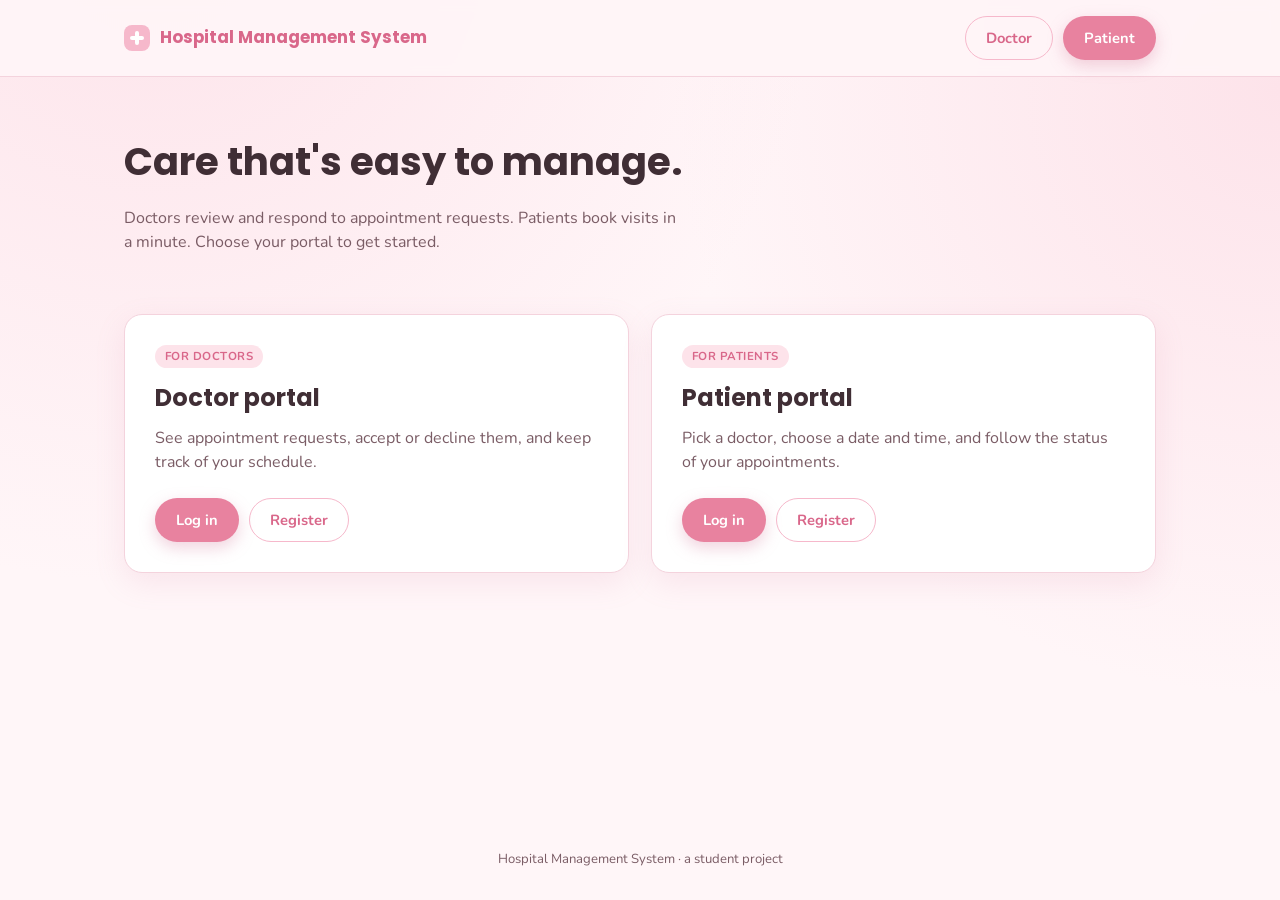
<file: index.html>
<!DOCTYPE html>
<html lang="en">
<head>
<meta charset="UTF-8">
<meta name="viewport" content="width=device-width, initial-scale=1.0">
<title>Hospital Management System</title>
<link rel="stylesheet" href="styles.css">
</head>
<body>

<nav class="nav">
  <div class="nav-inner">
    <a class="brand" href="index.html"><span class="brand-cross"></span>Hospital Management System</a>
    <div class="nav-links" id="navLinks"></div>
  </div>
</nav>

<main class="page">
  <div class="container">
    <section class="hero">
      <h1>Care that's easy to manage.</h1>
      <p>Doctors review and respond to appointment requests. Patients book visits in a minute. Choose your portal to get started.</p>
    </section>

    <section class="portal-grid">
      <article class="portal-card">
        <span class="tag">For doctors</span>
        <h2>Doctor portal</h2>
        <p>See appointment requests, accept or decline them, and keep track of your schedule.</p>
        <div class="portal-actions">
          <a class="btn btn-primary" href="doctor-auth.html">Log in</a>
          <a class="btn btn-ghost" href="doctor-auth.html?tab=register">Register</a>
        </div>
      </article>

      <article class="portal-card">
        <span class="tag">For patients</span>
        <h2>Patient portal</h2>
        <p>Pick a doctor, choose a date and time, and follow the status of your appointments.</p>
        <div class="portal-actions">
          <a class="btn btn-primary" href="patient-auth.html">Log in</a>
          <a class="btn btn-ghost" href="patient-auth.html?tab=register">Register</a>
        </div>
      </article>
    </section>
  </div>
</main>

<footer class="footer">Hospital Management System · a student project</footer>

<script src="script.js"></script>
</body>
</html>
</file>
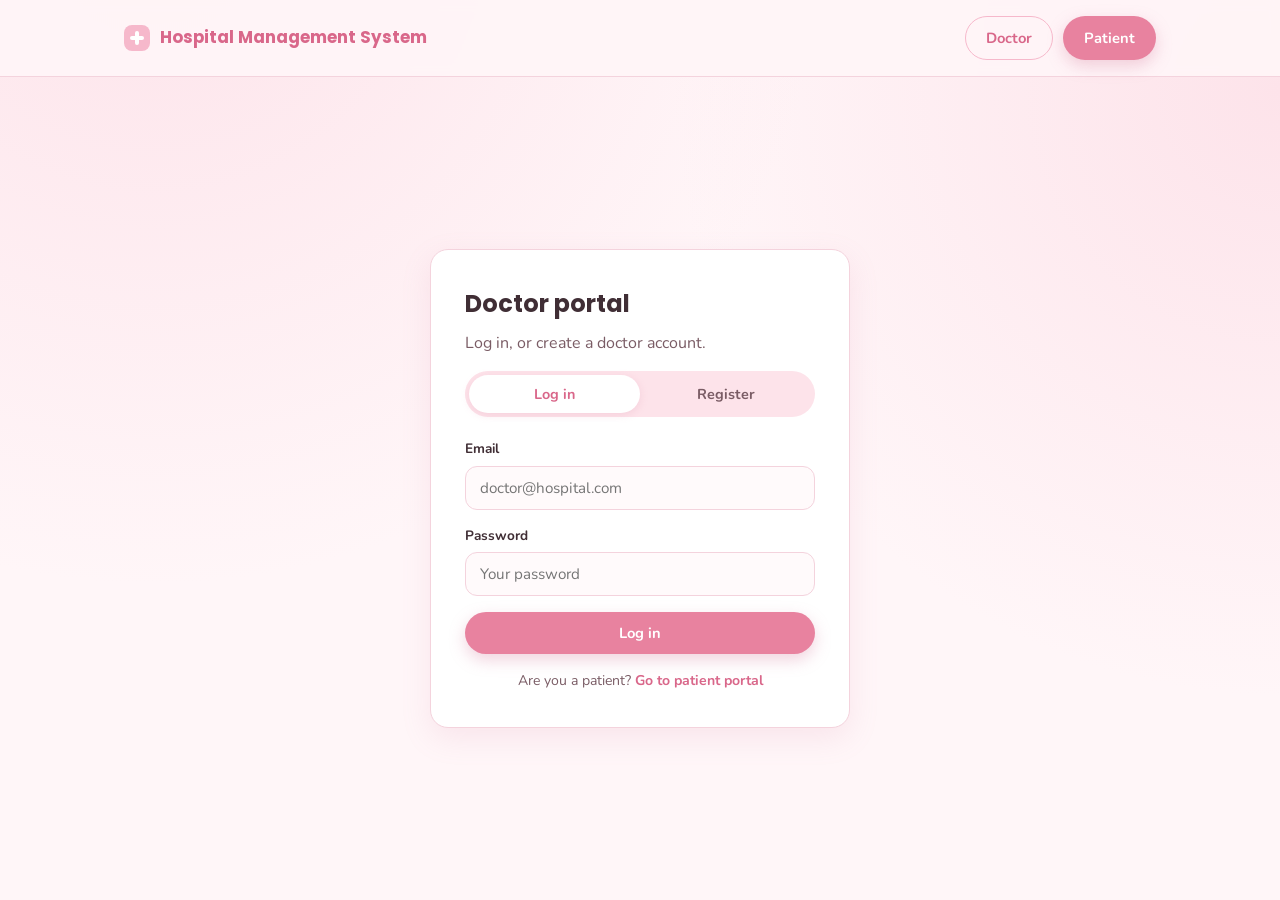
<file: doctor-auth.html>
<!DOCTYPE html>
<html lang="en">
<head>
<meta charset="UTF-8">
<meta name="viewport" content="width=device-width, initial-scale=1.0">
<title>Doctor portal — Hospital Management System</title>
<link rel="stylesheet" href="styles.css">
</head>
<body data-role="doctor">

<nav class="nav">
  <div class="nav-inner">
    <a class="brand" href="index.html"><span class="brand-cross"></span>Hospital Management System</a>
    <div class="nav-links" id="navLinks"></div>
  </div>
</nav>

<main class="auth-wrap">
  <div class="panel">
    <h2>Doctor portal</h2>
    <p>Log in, or create a doctor account.</p>

    <div class="tabs">
      <button type="button" class="tab active" data-target="loginForm">Log in</button>
      <button type="button" class="tab" data-target="registerForm">Register</button>
    </div>

    <!-- LOGIN -->
    <form id="loginForm" novalidate>
      <div class="alert" id="loginAlert"></div>
      <div class="field">
        <label for="lEmail">Email</label>
        <input type="email" id="lEmail" placeholder="doctor@hospital.com" autocomplete="email">
      </div>
      <div class="field">
        <label for="lPassword">Password</label>
        <input type="password" id="lPassword" placeholder="Your password" autocomplete="current-password">
      </div>
      <button type="submit" class="btn btn-primary btn-block">Log in</button>
    </form>

    <!-- REGISTER -->
    <form id="registerForm" class="hidden" novalidate>
      <div class="alert" id="registerAlert"></div>
      <div class="field">
        <label for="rName">Full name</label>
        <input type="text" id="rName" placeholder="Dr. Ayesha Rahman" autocomplete="name">
      </div>
      <div class="field">
        <label for="rEmail">Email</label>
        <input type="email" id="rEmail" placeholder="doctor@hospital.com" autocomplete="email">
      </div>
      <div class="field">
        <label for="rSpecialty">Specialty</label>
        <select id="rSpecialty">
          <option value="">Choose specialty</option>
          <option>General Physician</option>
          <option>Cardiologist</option>
          <option>Dermatologist</option>
          <option>Pediatrician</option>
          <option>Orthopedic</option>
          <option>Gynecologist</option>
          <option>Neurologist</option>
          <option>ENT Specialist</option>
        </select>
      </div>
      <div class="field">
        <label for="rPassword">Password</label>
        <input type="password" id="rPassword" placeholder="At least 6 characters" autocomplete="new-password">
      </div>
      <div class="field">
        <label for="rConfirm">Confirm password</label>
        <input type="password" id="rConfirm" placeholder="Re-enter password" autocomplete="new-password">
      </div>
      <button type="submit" class="btn btn-primary btn-block">Create doctor account</button>
    </form>

    <p class="form-note">Are you a patient? <a href="patient-auth.html" class="text-link">Go to patient portal</a></p>
  </div>
</main>

<script src="script.js"></script>
</body>
</html>
</file>
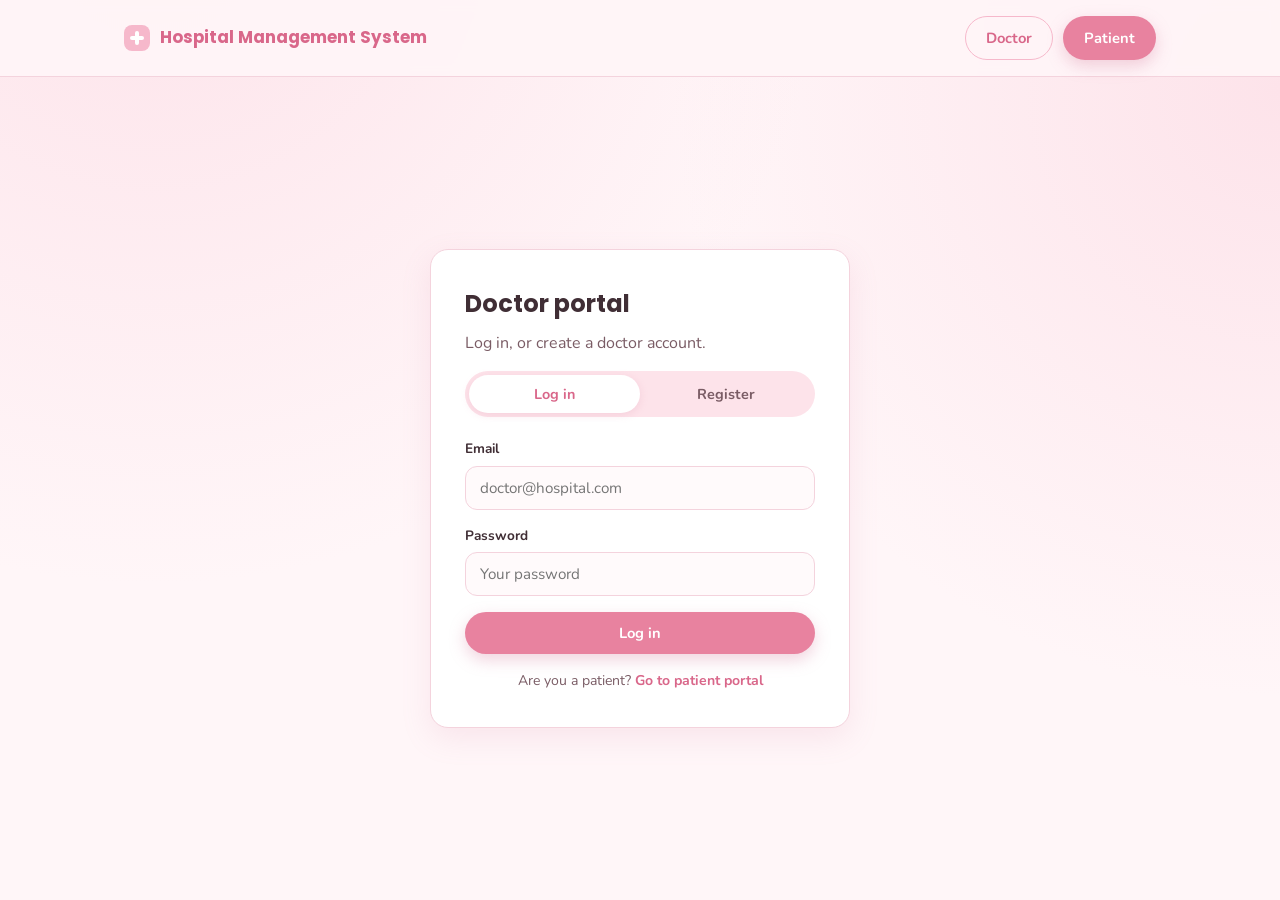
<file: doctor-dashboard.html>
<!DOCTYPE html>
<html lang="en">
<head>
<meta charset="UTF-8">
<meta name="viewport" content="width=device-width, initial-scale=1.0">
<title>Doctor dashboard — Hospital Management System</title>
<link rel="stylesheet" href="styles.css">
</head>
<body>

<nav class="nav">
  <div class="nav-inner">
    <a class="brand" href="index.html"><span class="brand-cross"></span>Hospital Management System</a>
    <div class="nav-links" id="navLinks"></div>
  </div>
</nav>

<main class="page">
  <div class="container">
    <section class="hero">
      <h1 id="welcomeName">Welcome</h1>
      <p id="welcomeSub"></p>
    </section>

    <section class="stats">
      <div class="stat">
        <span class="stat-num" id="statTotal">0</span>
        <span class="stat-label">Total requests</span>
      </div>
      <div class="stat">
        <span class="stat-num" id="statPending">0</span>
        <span class="stat-label">Waiting for you</span>
      </div>
      <div class="stat">
        <span class="stat-num" id="statConfirmed">0</span>
        <span class="stat-label">Confirmed</span>
      </div>
    </section>

    <section class="block">
      <h2>Appointment requests</h2>
      <div class="table-wrap">
        <table>
          <thead>
            <tr>
              <th>Patient</th>
              <th>Contact</th>
              <th>Date &amp; time</th>
              <th>Reason</th>
              <th>Status</th>
              <th>Action</th>
            </tr>
          </thead>
          <tbody id="apptBody"></tbody>
        </table>
      </div>
    </section>
  </div>
</main>

<footer class="footer">Hospital Management System · a student project</footer>

<script src="script.js"></script>
</body>
</html>
</file>
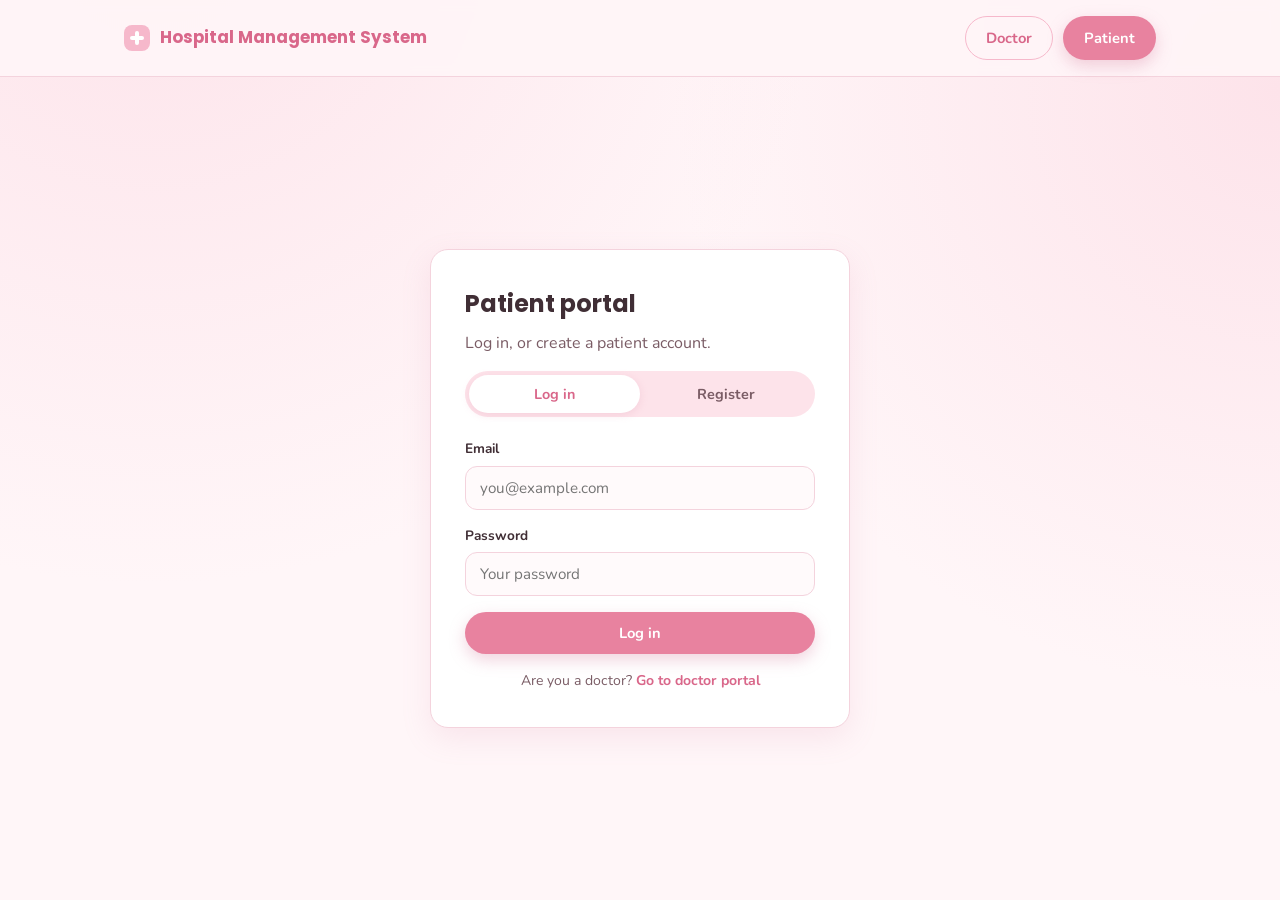
<file: patient-auth.html>
<!DOCTYPE html>
<html lang="en">
<head>
<meta charset="UTF-8">
<meta name="viewport" content="width=device-width, initial-scale=1.0">
<title>Patient portal — Hospital Management System</title>
<link rel="stylesheet" href="styles.css">
</head>
<body data-role="patient">

<nav class="nav">
  <div class="nav-inner">
    <a class="brand" href="index.html"><span class="brand-cross"></span>Hospital Management System</a>
    <div class="nav-links" id="navLinks"></div>
  </div>
</nav>

<main class="auth-wrap">
  <div class="panel">
    <h2>Patient portal</h2>
    <p>Log in, or create a patient account.</p>

    <div class="tabs">
      <button type="button" class="tab active" data-target="loginForm">Log in</button>
      <button type="button" class="tab" data-target="registerForm">Register</button>
    </div>

    <!-- LOGIN -->
    <form id="loginForm" novalidate>
      <div class="alert" id="loginAlert"></div>
      <div class="field">
        <label for="lEmail">Email</label>
        <input type="email" id="lEmail" placeholder="you@example.com" autocomplete="email">
      </div>
      <div class="field">
        <label for="lPassword">Password</label>
        <input type="password" id="lPassword" placeholder="Your password" autocomplete="current-password">
      </div>
      <button type="submit" class="btn btn-primary btn-block">Log in</button>
    </form>

    <!-- REGISTER -->
    <form id="registerForm" class="hidden" novalidate>
      <div class="alert" id="registerAlert"></div>
      <div class="field">
        <label for="rName">Full name</label>
        <input type="text" id="rName" placeholder="Jane Doe" autocomplete="name">
      </div>
      <div class="field">
        <label for="rEmail">Email</label>
        <input type="email" id="rEmail" placeholder="you@example.com" autocomplete="email">
      </div>
      <div class="field">
        <label for="rAge">Age</label>
        <input type="number" id="rAge" min="0" max="120" placeholder="e.g. 24">
      </div>
      <div class="field">
        <label for="rPhone">Phone number</label>
        <input type="tel" id="rPhone" placeholder="e.g. 01700000000" autocomplete="tel">
      </div>
      <div class="field">
        <label for="rPassword">Password</label>
        <input type="password" id="rPassword" placeholder="At least 6 characters" autocomplete="new-password">
      </div>
      <div class="field">
        <label for="rConfirm">Confirm password</label>
        <input type="password" id="rConfirm" placeholder="Re-enter password" autocomplete="new-password">
      </div>
      <button type="submit" class="btn btn-primary btn-block">Create patient account</button>
    </form>

    <p class="form-note">Are you a doctor? <a href="doctor-auth.html" class="text-link">Go to doctor portal</a></p>
  </div>
</main>

<script src="script.js"></script>
</body>
</html>
</file>
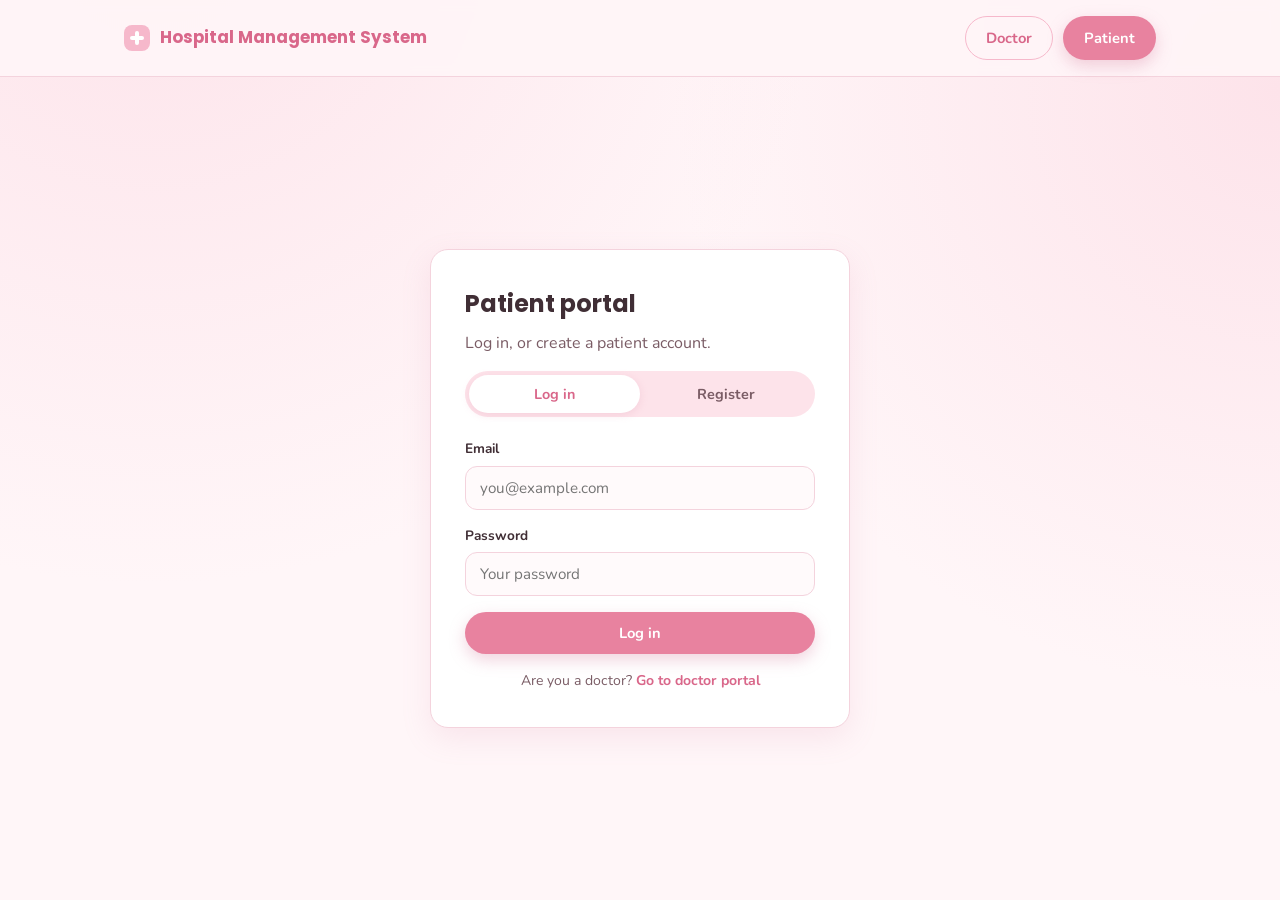
<file: patient-dashboard.html>
<!DOCTYPE html>
<html lang="en">
<head>
<meta charset="UTF-8">
<meta name="viewport" content="width=device-width, initial-scale=1.0">
<title>Patient dashboard — Hospital Management System</title>
<link rel="stylesheet" href="styles.css">
</head>
<body>

<nav class="nav">
  <div class="nav-inner">
    <a class="brand" href="index.html"><span class="brand-cross"></span>Hospital Management System</a>
    <div class="nav-links" id="navLinks"></div>
  </div>
</nav>

<main class="page">
  <div class="container">
    <section class="hero">
      <h1 id="welcomeName">Welcome</h1>
      <p id="welcomeSub"></p>
    </section>

    <div class="dash-grid">
      <div class="panel panel-full">
        <h2>Book an appointment</h2>
        <div class="alert" id="bookAlert"></div>

        <form id="bookForm" novalidate>
          <div class="field">
            <label for="apDoctor">Doctor</label>
            <select id="apDoctor"></select>
          </div>
          <div class="field">
            <label for="apDate">Date</label>
            <input type="date" id="apDate">
          </div>
          <div class="field">
            <label for="apTime">Time</label>
            <input type="time" id="apTime">
          </div>
          <div class="field">
            <label for="apReason">Reason for visit</label>
            <textarea id="apReason" placeholder="e.g. Fever and headache for three days."></textarea>
          </div>
          <button type="submit" class="btn btn-primary btn-block">Request appointment</button>
        </form>
      </div>

      <div>
        <h2>My appointments</h2>
        <div class="appt-list" id="apptList"></div>
      </div>
    </div>
  </div>
</main>

<footer class="footer">Hospital Management System · a student project</footer>

<script src="script.js"></script>
</body>
</html>
</file>
<file: styles.css>
/* ============================================
   Hospital Management System — shared styles
   Theme: soft baby-pink, minimalist, rounded
   ============================================ */

@import url('https://fonts.googleapis.com/css2?family=Poppins:wght@500;600;700&family=Nunito:wght@400;600;700&display=swap');

:root{
  --pink-bg:      #fff6f8;
  --pink-panel:   #ffffff;
  --pink-light:   #fde3ea;
  --pink-mid:     #f6b8cb;
  --pink-deep:    #e8829f;
  --pink-deep-2:  #d9678a;
  --ink:          #402e35;
  --ink-soft:     #7a5c65;
  --line:         #f4d3dd;
  --shadow:       0 10px 30px rgba(216, 130, 160, 0.14);
  --radius:       18px;
  --radius-sm:    12px;
}

*{ box-sizing: border-box; }

html, body{ margin:0; padding:0; min-height:100vh; }

body{
  background: var(--pink-bg);
  background-image: radial-gradient(circle at 12% -10%, var(--pink-light) 0%, transparent 45%),
                    radial-gradient(circle at 100% 10%, var(--pink-light) 0%, transparent 40%);
  color: var(--ink);
  font-family: 'Nunito', system-ui, sans-serif;
  line-height: 1.5;
  display:flex;
  flex-direction:column;
}

a{ color:inherit; text-decoration:none; }
h1,h2,h3{ font-family:'Poppins', system-ui, sans-serif; margin:0 0 .4em; color:var(--ink); }
p{ margin:0 0 1em; color:var(--ink-soft); }
button, input, textarea, select{ font-family:inherit; }

.hidden{ display:none !important; }
.text-link{ color:var(--pink-deep-2); font-weight:700; }

/* ---------- Layout ---------- */
.page{ flex:1; display:flex; flex-direction:column; }
.container{ width:100%; max-width:1080px; margin:0 auto; padding:0 24px; }

/* ---------- Navbar ---------- */
.nav{
  position:sticky; top:0; z-index:50;
  background: rgba(255,246,248,0.9);
  backdrop-filter: blur(6px);
  border-bottom:1px solid var(--line);
}
.nav-inner{
  display:flex; align-items:center; justify-content:space-between;
  padding:16px 24px; max-width:1080px; margin:0 auto;
}
.brand{
  display:flex; align-items:center; gap:10px;
  font-family:'Poppins', system-ui, sans-serif;
  font-weight:700; font-size:1.05rem; color:var(--pink-deep-2);
}
/* small medical cross as the logo */
.brand-cross{
  width:26px; height:26px; position:relative;
  background:var(--pink-mid); border-radius:8px; flex-shrink:0;
}
.brand-cross::before, .brand-cross::after{
  content:""; position:absolute; background:#fff; border-radius:2px;
}
.brand-cross::before{ top:6px; left:11px; width:4px; height:14px; }
.brand-cross::after{ top:11px; left:6px; width:14px; height:4px; }

.nav-links{ display:flex; align-items:center; gap:10px; }

/* ---------- Buttons ---------- */
.btn{
  display:inline-flex; align-items:center; justify-content:center; gap:8px;
  padding:10px 20px; border-radius:999px;
  font-weight:700; font-size:.92rem;
  border:1px solid transparent; cursor:pointer;
  transition: transform .15s ease, background .15s ease;
}
.btn:active{ transform:scale(.97); }
.btn-primary{ background:var(--pink-deep); color:#fff; box-shadow:0 6px 16px rgba(216,130,160,.35); }
.btn-primary:hover{ background:var(--pink-deep-2); }
.btn-ghost{ background:transparent; color:var(--pink-deep-2); border-color:var(--pink-mid); }
.btn-ghost:hover{ background:var(--pink-light); }
.btn-block{ width:100%; }
.btn-sm{ padding:6px 14px; font-size:.8rem; }

/* ---------- Hero ---------- */
.hero{ padding:56px 0 24px; }
.hero h1{ font-size:clamp(1.7rem, 3vw, 2.4rem); }
.hero p{ max-width:560px; }

/* ---------- Landing portal cards ---------- */
.portal-grid{
  display:grid; grid-template-columns:repeat(2, 1fr);
  gap:22px; padding:20px 0 64px;
}
.portal-card{
  background:var(--pink-panel); border:1px solid var(--line);
  border-radius:var(--radius); box-shadow:var(--shadow);
  padding:30px; display:flex; flex-direction:column; align-items:flex-start;
}
.portal-actions{ display:flex; gap:10px; margin-top:auto; padding-top:8px; }

.tag{
  font-size:.72rem; font-weight:700; letter-spacing:.04em; text-transform:uppercase;
  color:var(--pink-deep-2); background:var(--pink-light);
  padding:3px 10px; border-radius:999px; margin-bottom:12px;
}

/* ---------- Auth panels ---------- */
.auth-wrap{ flex:1; display:flex; align-items:center; justify-content:center; padding:40px 20px; }

.panel{
  background:var(--pink-panel); border:1px solid var(--line);
  border-radius:var(--radius); box-shadow:var(--shadow);
  padding:36px 34px; width:100%; max-width:420px;
}
.panel-full{ max-width:none; padding:28px; }

.tabs{
  display:flex; background:var(--pink-light);
  border-radius:999px; padding:4px; margin-bottom:22px;
}
.tab{
  flex:1; border:none; background:transparent;
  padding:9px; border-radius:999px;
  font-weight:700; color:var(--ink-soft); cursor:pointer; font-size:.9rem;
}
.tab.active{ background:#fff; color:var(--pink-deep-2); box-shadow:0 2px 8px rgba(216,130,160,.2); }

/* ---------- Forms ---------- */
.field{ margin-bottom:16px; display:flex; flex-direction:column; gap:6px; }
.field label{ font-size:.85rem; font-weight:700; color:var(--ink); }

.field input, .field textarea, .field select{
  border:1px solid var(--line); background:#fffafb;
  border-radius:var(--radius-sm); padding:11px 14px;
  font-size:.95rem; color:var(--ink); outline:none;
  transition:border-color .15s ease, box-shadow .15s ease;
}
.field input:focus, .field textarea:focus, .field select:focus{
  border-color:var(--pink-deep);
  box-shadow:0 0 0 3px rgba(232,130,159,.18);
}
.field textarea{ resize:vertical; min-height:90px; }

.form-note{ text-align:center; font-size:.88rem; color:var(--ink-soft); margin:16px 0 0; }

.alert{ font-size:.85rem; padding:10px 14px; border-radius:var(--radius-sm); margin-bottom:16px; display:none; }
.alert.show{ display:block; }
.alert-error{ background:#fdecef; color:#b5334f; border:1px solid #f4c4d0; }
.alert-success{ background:#eafaf0; color:#1f7a48; border:1px solid #bfe8cf; }

/* ---------- Dashboards ---------- */
.stats{ display:grid; grid-template-columns:repeat(3, 1fr); gap:18px; padding:8px 0 28px; }
.stat{
  background:var(--pink-panel); border:1px solid var(--line);
  border-radius:var(--radius); box-shadow:var(--shadow);
  padding:20px 22px; display:flex; flex-direction:column;
}
.stat-num{ font-family:'Poppins', sans-serif; font-weight:700; font-size:1.9rem; color:var(--pink-deep-2); }
.stat-label{ font-size:.85rem; color:var(--ink-soft); }

.block{ padding-bottom:64px; }

.table-wrap{
  background:var(--pink-panel); border:1px solid var(--line);
  border-radius:var(--radius); box-shadow:var(--shadow);
  overflow-x:auto;
}
table{ width:100%; border-collapse:collapse; min-width:680px; }
th{
  text-align:left; font-size:.72rem; letter-spacing:.05em; text-transform:uppercase;
  color:var(--ink-soft); padding:14px 16px; background:#fffafb; border-bottom:1px solid var(--line);
}
td{ padding:14px 16px; border-bottom:1px solid var(--line); font-size:.92rem; vertical-align:top; }
tr:last-child td{ border-bottom:none; }
.empty-cell{ text-align:center; color:var(--ink-soft); padding:36px 16px; }
.cell-actions{ display:flex; gap:8px; }

.dash-grid{
  display:grid; grid-template-columns:minmax(0, 380px) 1fr;
  gap:28px; padding:8px 0 64px; align-items:start;
}

.appt-list{ display:grid; gap:14px; }
.appt-item{
  background:var(--pink-panel); border:1px solid var(--line);
  border-radius:var(--radius); box-shadow:var(--shadow);
  padding:18px 20px; display:flex; flex-direction:column; gap:6px;
}
.appt-top{ display:flex; justify-content:space-between; align-items:center; gap:10px; }
.appt-item strong{ font-family:'Poppins', sans-serif; font-weight:600; }
.appt-meta{ font-size:.88rem; color:var(--ink-soft); margin:0; }
.appt-item .btn{ align-self:flex-start; margin-top:6px; }
.empty-box{
  border:1px dashed var(--pink-mid); border-radius:var(--radius);
  padding:36px 20px; text-align:center; color:var(--ink-soft);
}

.badge{ font-size:.72rem; font-weight:700; padding:3px 10px; border-radius:999px; white-space:nowrap; }
.badge-pending{ background:#fff1cf; color:#9a6a00; }
.badge-confirmed{ background:#eafaf0; color:#1f7a48; }
.badge-declined, .badge-cancelled{ background:#fdecef; color:#b5334f; }

/* ---------- Footer ---------- */
.footer{ text-align:center; font-size:.82rem; color:var(--ink-soft); padding:22px 0 30px; }

/* ---------- Responsive ---------- */
@media (max-width:760px){
  .portal-grid{ grid-template-columns:1fr; }
  .stats{ grid-template-columns:1fr; }
  .dash-grid{ grid-template-columns:1fr; }
}
@media (max-width:560px){
  .nav-inner{ padding:14px 18px; }
  .brand{ font-size:.92rem; }
  .panel{ padding:28px 22px; }
  .hero{ padding:36px 0 16px; }
}
</file>
